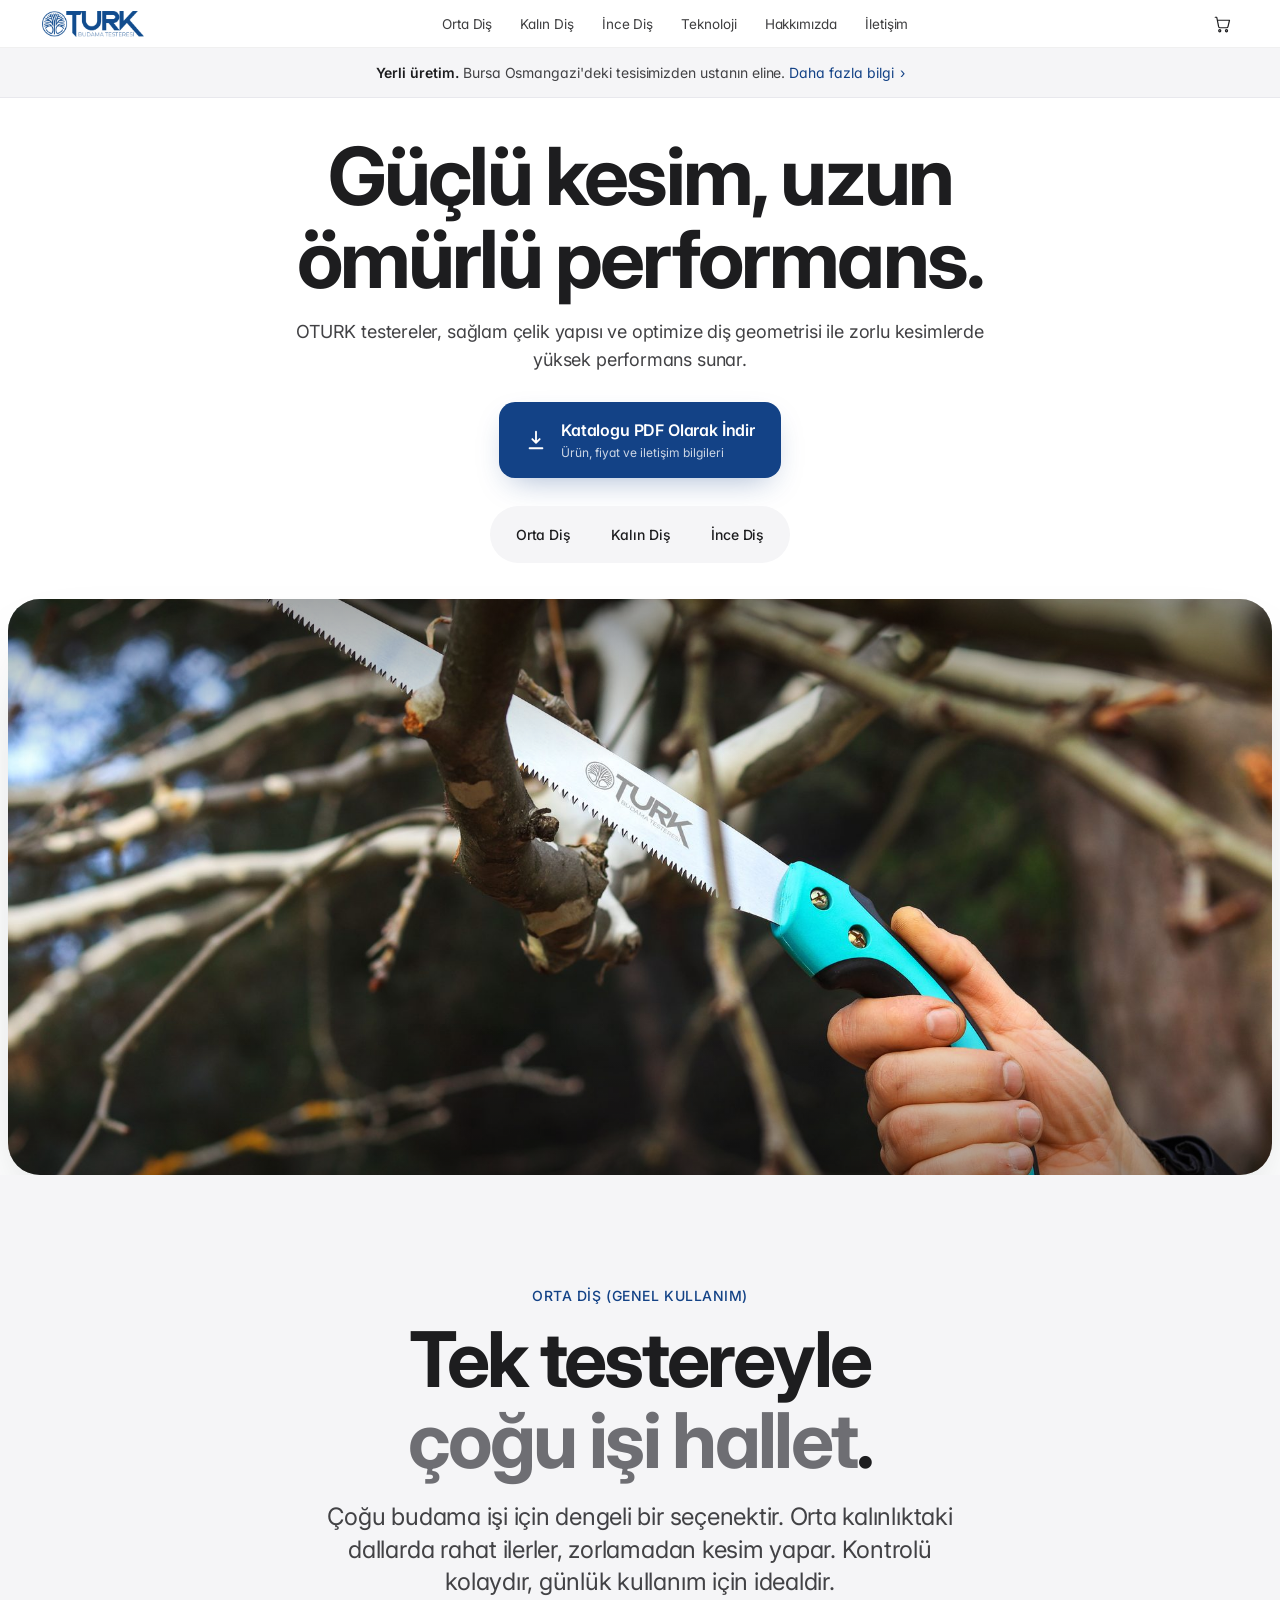
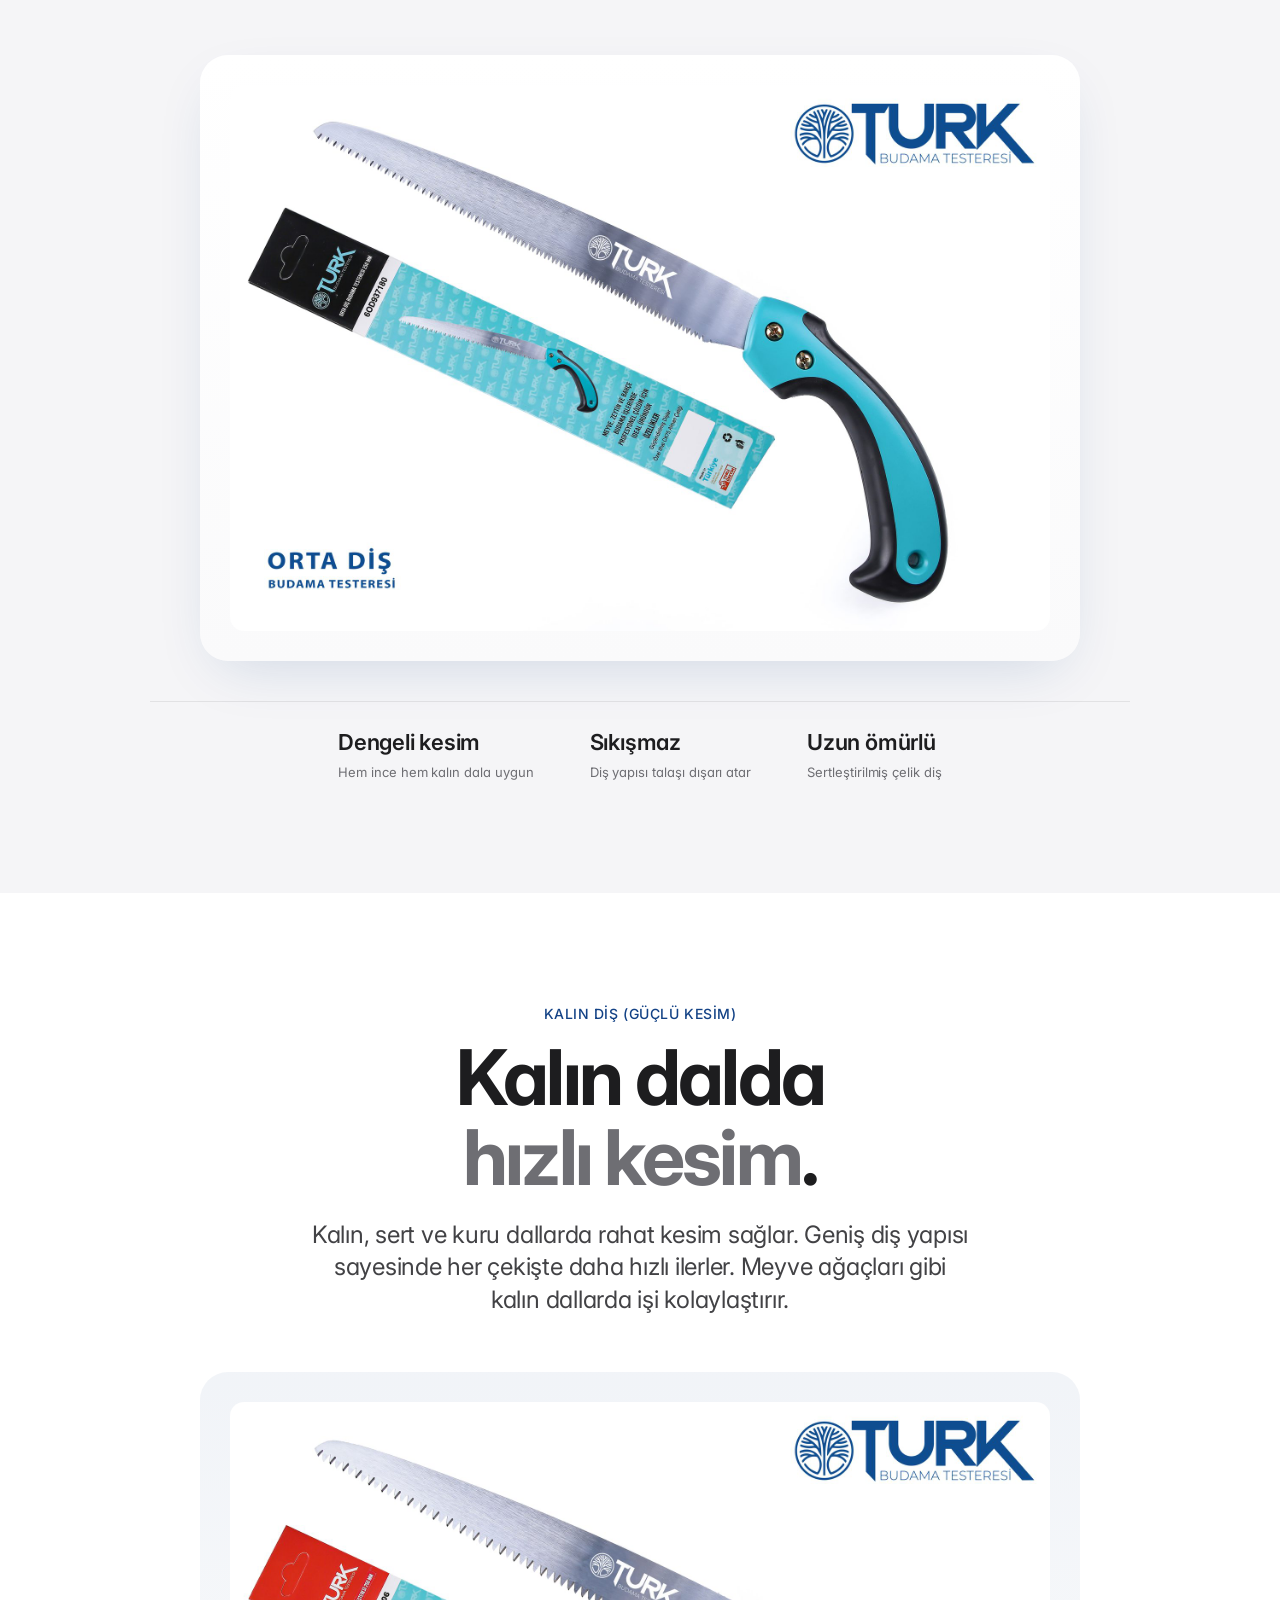
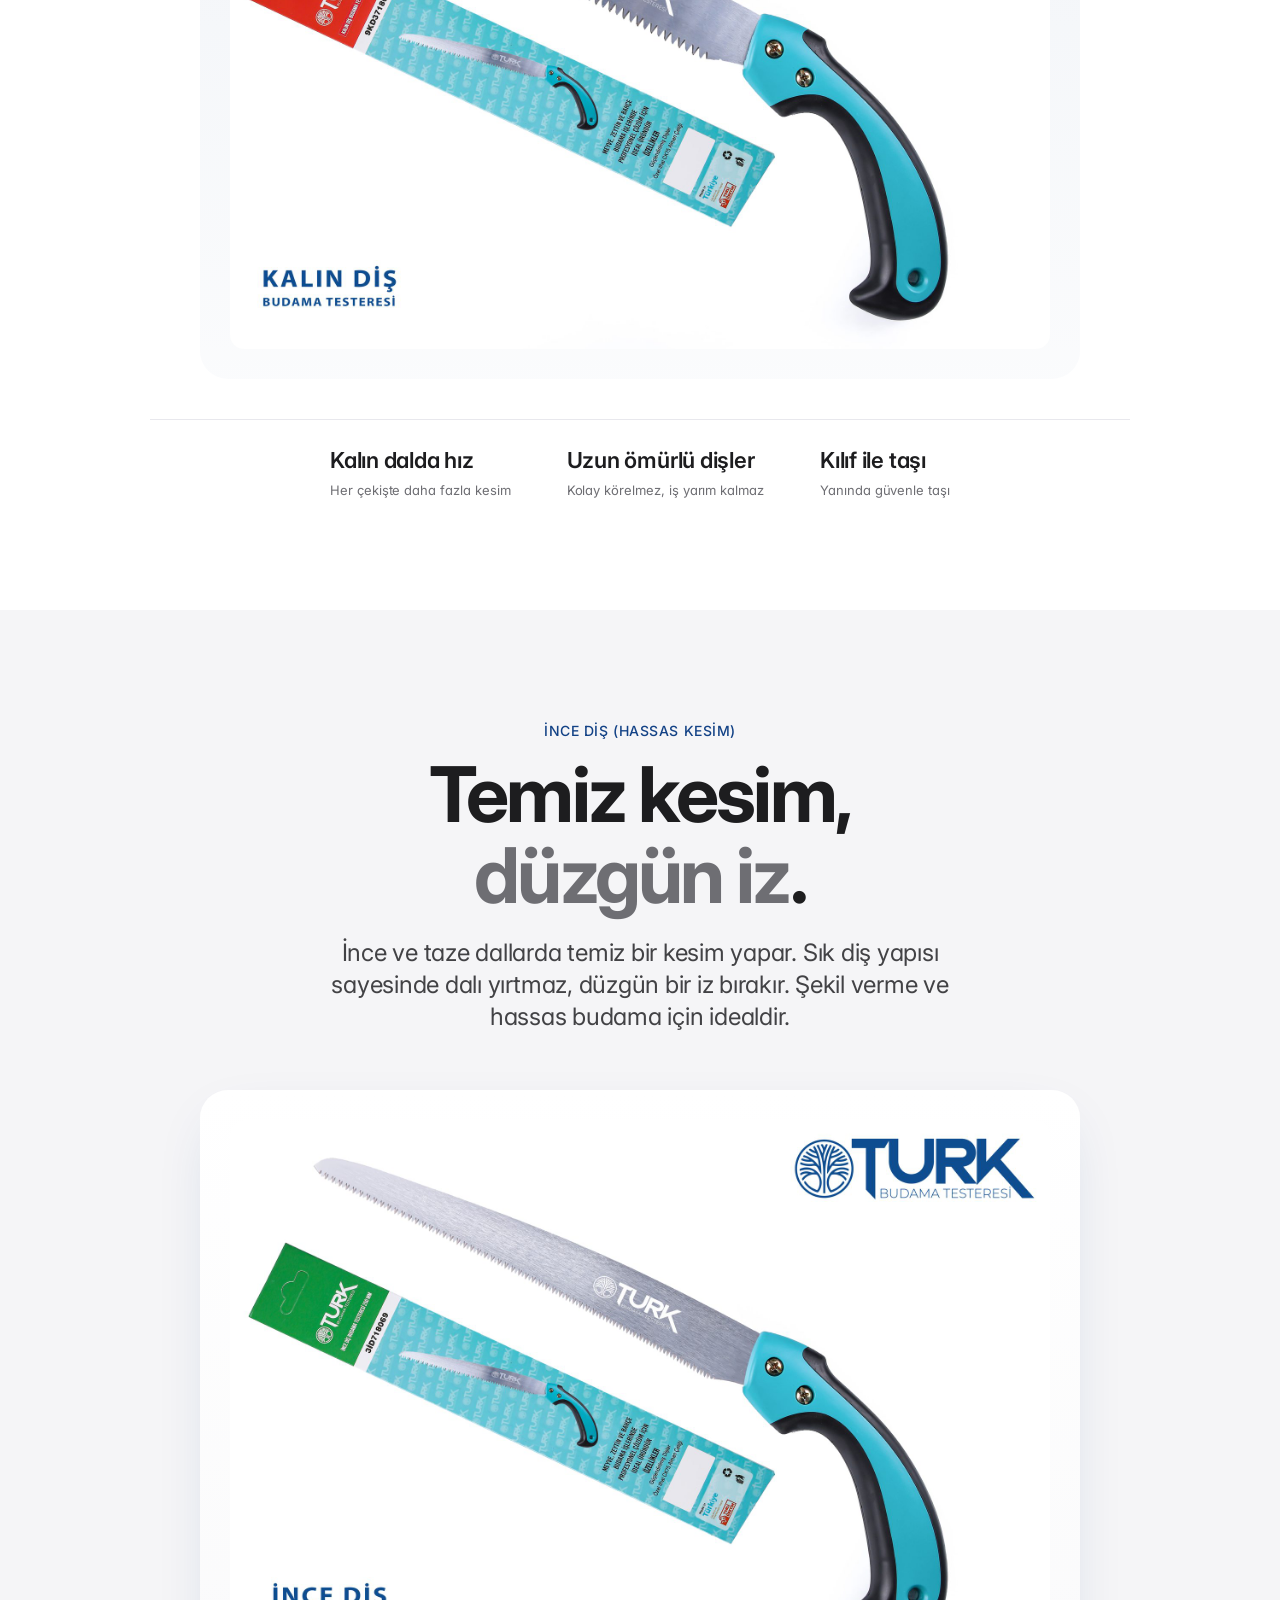
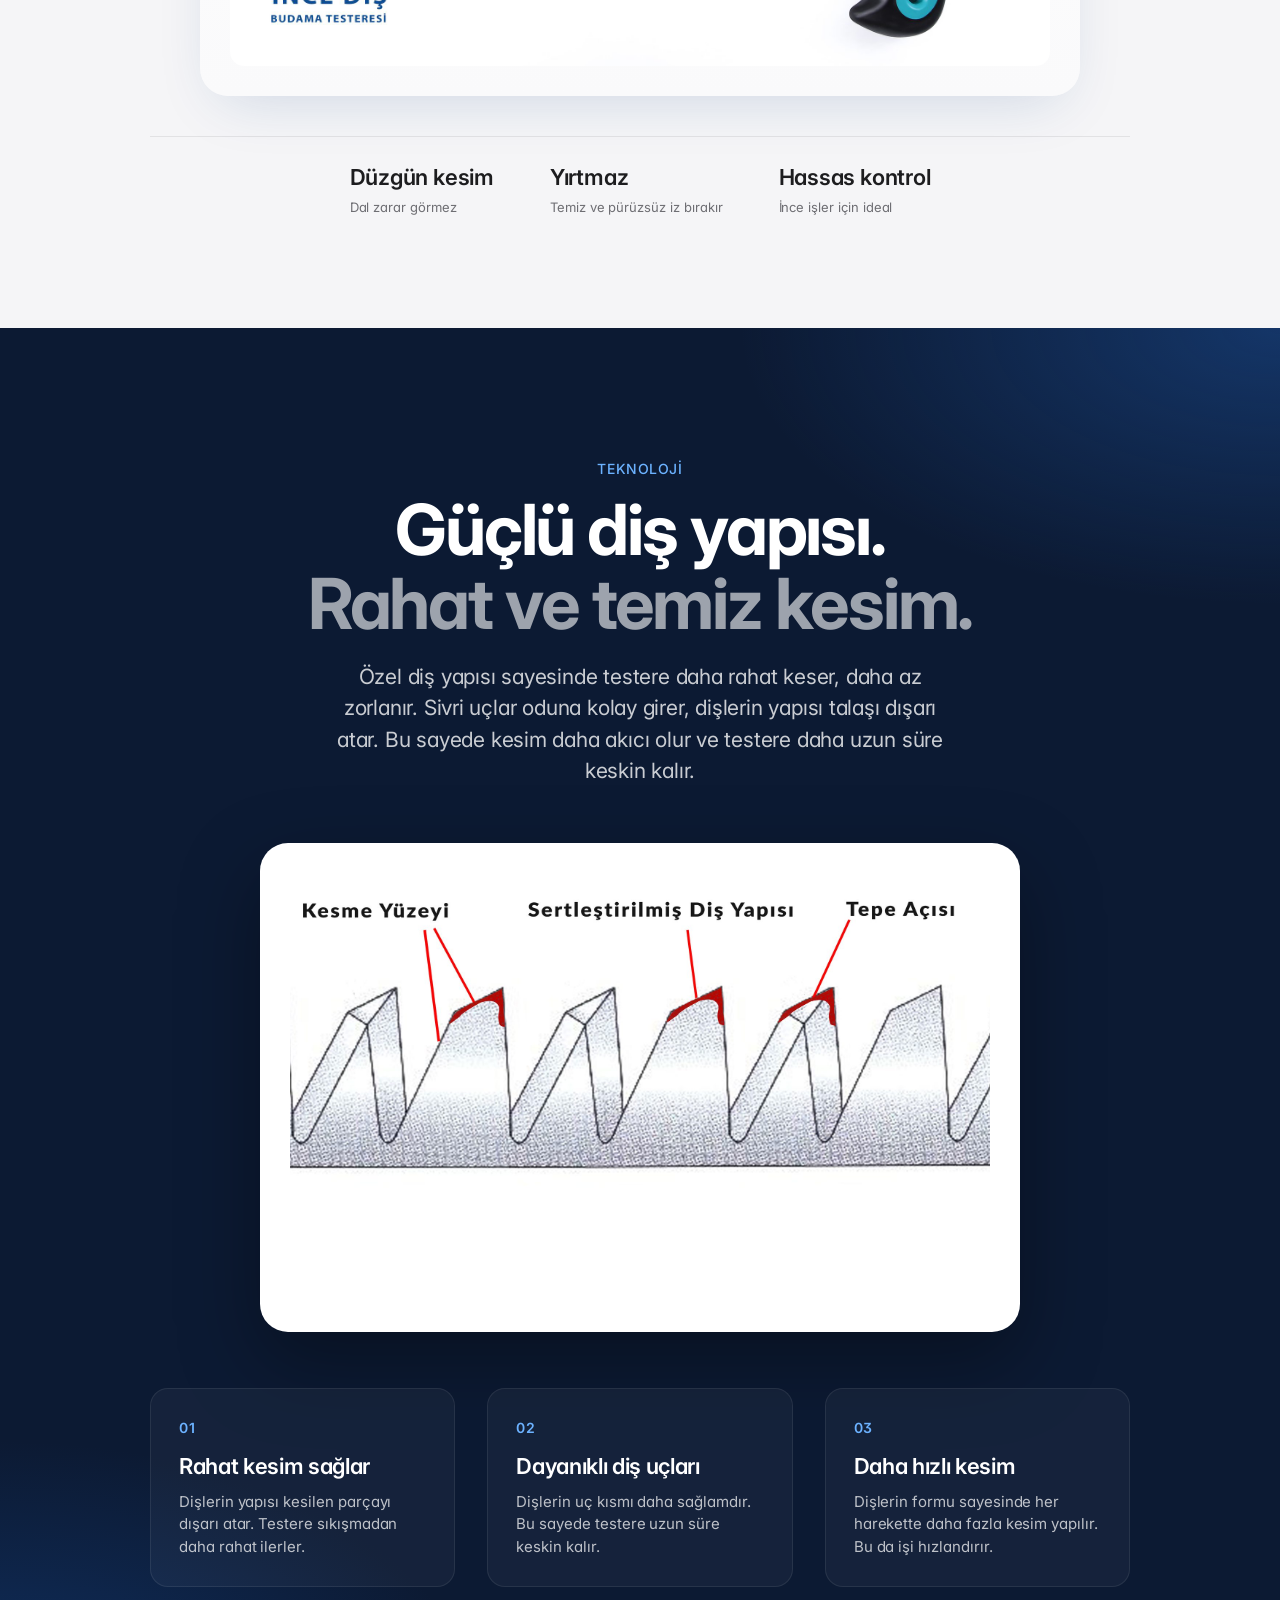
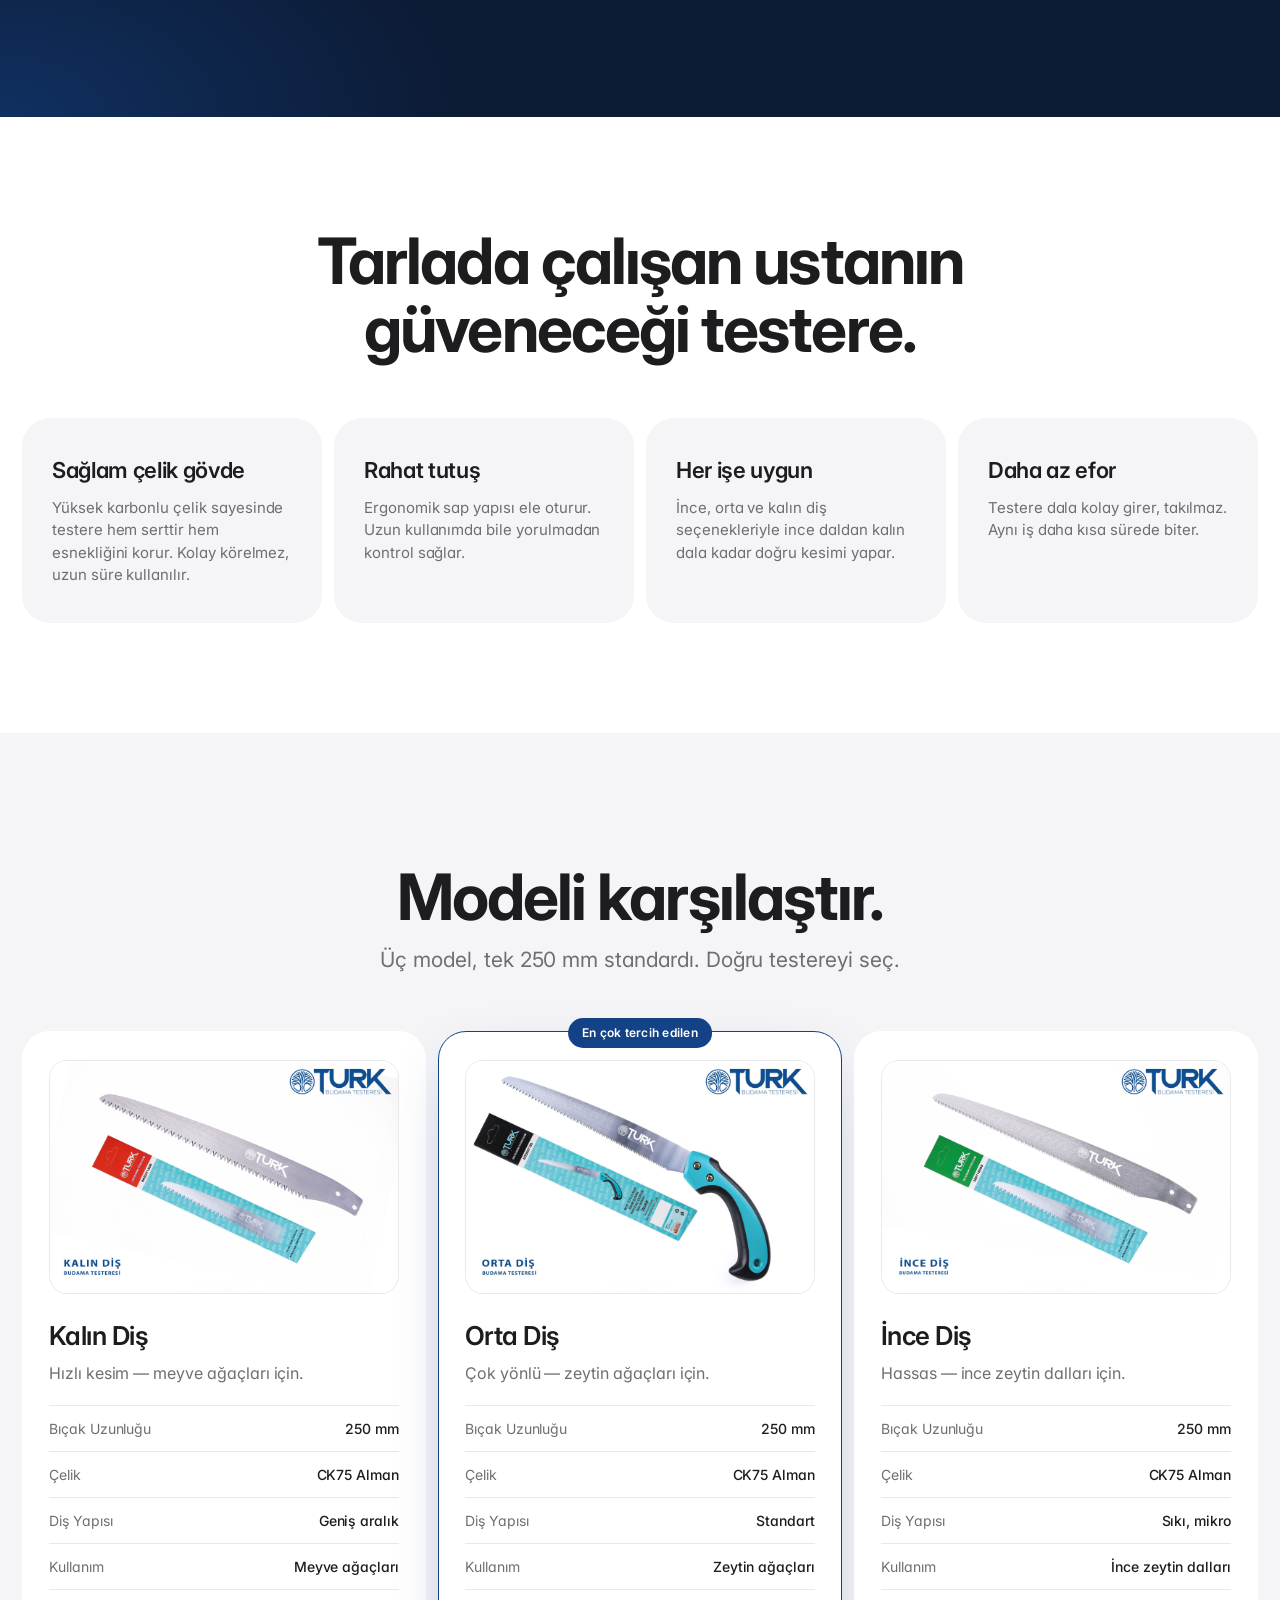
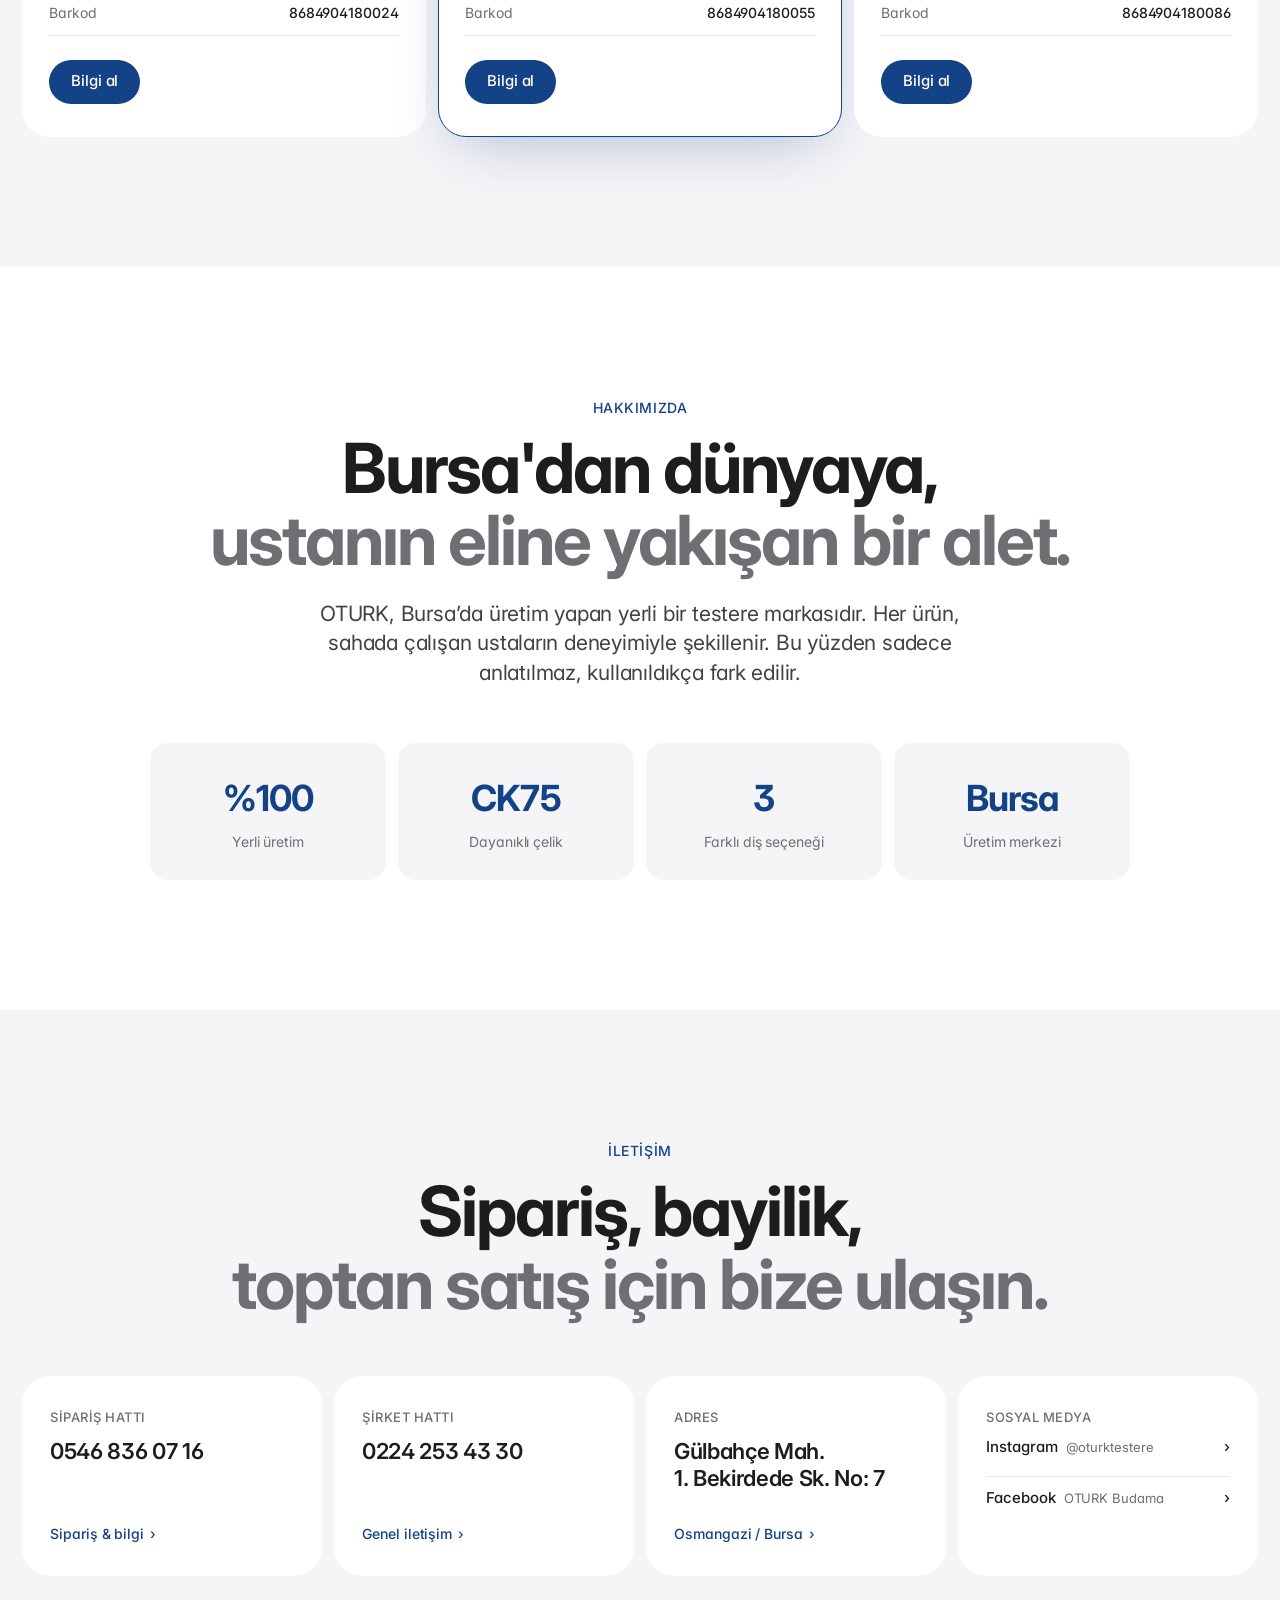
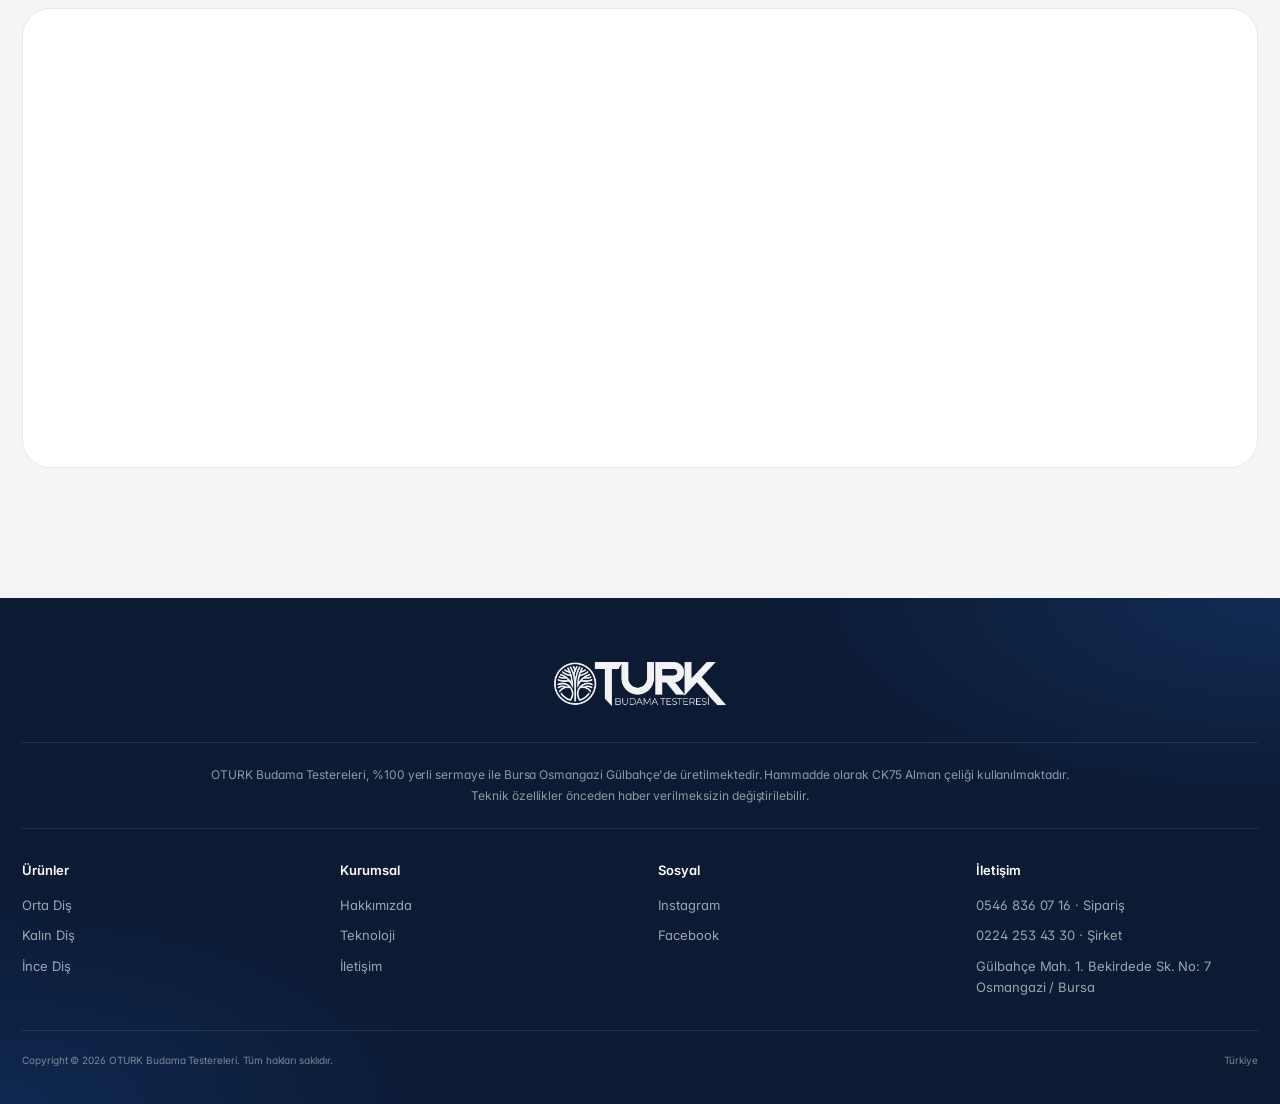
<file: index.html>
<!doctype html>
<html lang="tr">
<head>
  <meta charset="utf-8" />
  <meta name="viewport" content="width=device-width, initial-scale=1, viewport-fit=cover" />
  <meta name="theme-color" content="#134286" />

  <!-- Primary SEO -->
  <title>OTURK Budama Testeresi — Yerli Üretim Profesyonel Budama Testeresi | Bursa</title>
  <meta name="description" content="OTURK Budama Testeresi: Bursa Osmangazi'de CK75 Alman çeliğinden üretilen yerli budama testereleri. İnce, orta, kalın diş; saplı, sapsız, blisterli seçenekleri. Zeytin ve meyve ağacı budaması için profesyonel kesim." />
  <meta name="keywords" content="OTURK, budama testeresi, zeytin budama testeresi, meyve ağacı budama testeresi, ince diş budama testeresi, orta diş budama testeresi, kalın diş budama testeresi, CK75 Alman çeliği, yerli üretim budama testeresi, Bursa budama testeresi, profesyonel budama testeresi, testere ağzı, yedek bıçak, blisterli budama testeresi" />
  <meta name="author" content="OTURK Budama Testereleri" />
  <meta name="robots" content="index, follow, max-image-preview:large, max-snippet:-1, max-video-preview:-1" />
  <meta name="googlebot" content="index, follow" />
  <link rel="canonical" href="https://oturktestere.com.tr/" />

  <!-- Geo / Local -->
  <meta name="geo.region" content="TR-16" />
  <meta name="geo.placename" content="Bursa, Osmangazi" />
  <meta name="geo.position" content="40.197930;28.998180" />
  <meta name="ICBM" content="40.197930, 28.998180" />

  <!-- Open Graph (Facebook, WhatsApp, LinkedIn) -->
  <meta property="og:type" content="website" />
  <meta property="og:site_name" content="OTURK Budama Testeresi" />
  <meta property="og:title" content="OTURK Budama Testeresi — Yerli Üretim, CK75 Alman Çeliği" />
  <meta property="og:description" content="Bursa'da üretilen profesyonel budama testereleri. İnce, orta, kalın diş seçenekleri. Zeytin ve meyve ağacı için ideal." />
  <meta property="og:url" content="https://oturktestere.com.tr/" />
  <meta property="og:image" content="https://oturktestere.com.tr/images/og-image.jpg" />
  <meta property="og:image:width" content="1200" />
  <meta property="og:image:height" content="630" />
  <meta property="og:image:alt" content="OTURK ince, orta ve kalın diş budama testereleri" />
  <meta property="og:locale" content="tr_TR" />

  <!-- Twitter Card -->
  <meta name="twitter:card" content="summary_large_image" />
  <meta name="twitter:title" content="OTURK Budama Testeresi — Yerli Üretim, CK75 Alman Çeliği" />
  <meta name="twitter:description" content="Bursa'da üretilen profesyonel budama testereleri. İnce, orta, kalın diş seçenekleri." />
  <meta name="twitter:image" content="https://oturktestere.com.tr/images/og-image.jpg" />
  <meta name="twitter:image:alt" content="OTURK budama testereleri" />

  <!-- Fonts -->
  <link rel="preconnect" href="https://fonts.googleapis.com" />
  <link rel="preconnect" href="https://fonts.gstatic.com" crossorigin />
  <link href="https://fonts.googleapis.com/css2?family=Inter:wght@300;400;500;600;700;800&display=swap" rel="stylesheet" />

  <link rel="stylesheet" href="styles.css" />
  <link rel="icon" type="image/png" href="images/logo/oturk-blue.png" />
  <link rel="apple-touch-icon" href="images/logo/oturk-blue.png" />

  <!-- Schema.org structured data -->
  <script type="application/ld+json">
  {
    "@context": "https://schema.org",
    "@graph": [
      {
        "@type": "Organization",
        "@id": "https://oturktestere.com.tr/#organization",
        "name": "OTURK Budama Testereleri",
        "url": "https://oturktestere.com.tr/",
        "logo": "https://oturktestere.com.tr/images/logo/oturk-blue.png",
        "description": "Bursa Osmangazi'de CK75 Alman çeliğinden yerli üretim budama testeresi üreticisi.",
        "address": {
          "@type": "PostalAddress",
          "streetAddress": "Gülbahçe Mah. 1. Bekirdede Sk. No: 7",
          "addressLocality": "Osmangazi",
          "addressRegion": "Bursa",
          "postalCode": "16240",
          "addressCountry": "TR"
        },
        "contactPoint": [
          {
            "@type": "ContactPoint",
            "telephone": "+90-546-836-07-16",
            "contactType": "sales",
            "availableLanguage": "Turkish",
            "areaServed": "TR"
          },
          {
            "@type": "ContactPoint",
            "telephone": "+90-224-253-43-30",
            "contactType": "customer service",
            "availableLanguage": "Turkish",
            "areaServed": "TR"
          }
        ],
        "sameAs": [
          "https://www.instagram.com/oturktestere/",
          "https://www.facebook.com/p/OTurk-Budama-Testereleri-61565151733691/"
        ]
      },
      {
        "@type": "LocalBusiness",
        "@id": "https://oturktestere.com.tr/#localbusiness",
        "name": "OTURK Budama Testereleri",
        "image": "https://oturktestere.com.tr/images/og-image.jpg",
        "url": "https://oturktestere.com.tr/",
        "telephone": "+90-546-836-07-16",
        "priceRange": "$$",
        "address": {
          "@type": "PostalAddress",
          "streetAddress": "Gülbahçe Mah. 1. Bekirdede Sk. No: 7",
          "addressLocality": "Osmangazi",
          "addressRegion": "Bursa",
          "postalCode": "16240",
          "addressCountry": "TR"
        },
        "geo": {
          "@type": "GeoCoordinates",
          "latitude": 40.197930,
          "longitude": 28.998180
        },
        "openingHoursSpecification": [
          {
            "@type": "OpeningHoursSpecification",
            "dayOfWeek": ["Monday","Tuesday","Wednesday","Thursday","Friday"],
            "opens": "09:00",
            "closes": "18:00"
          },
          {
            "@type": "OpeningHoursSpecification",
            "dayOfWeek": "Saturday",
            "opens": "09:00",
            "closes": "13:00"
          }
        ]
      },
      {
        "@type": "WebSite",
        "@id": "https://oturktestere.com.tr/#website",
        "url": "https://oturktestere.com.tr/",
        "name": "OTURK Budama Testeresi",
        "publisher": { "@id": "https://oturktestere.com.tr/#organization" },
        "inLanguage": "tr-TR"
      },
      {
        "@type": "Product",
        "name": "OTURK Orta Diş Budama Testeresi 250 mm",
        "image": "https://oturktestere.com.tr/images/orta-sapli.jpg",
        "description": "Orta diş budama testeresi: dengeli diş yapısı, çoğu budama işi için ideal. Bursa üretim, CK75 Alman çeliği.",
        "brand": { "@type": "Brand", "name": "OTURK" },
        "manufacturer": { "@id": "https://oturktestere.com.tr/#organization" },
        "gtin13": "8684904180055",
        "sku": "8684904180055",
        "offers": {
          "@type": "Offer",
          "priceCurrency": "USD",
          "price": "10.00",
          "availability": "https://schema.org/InStock",
          "seller": { "@id": "https://oturktestere.com.tr/#organization" }
        }
      },
      {
        "@type": "Product",
        "name": "OTURK Kalın Diş Budama Testeresi 250 mm",
        "image": "https://oturktestere.com.tr/images/kalin-sapli.jpg",
        "description": "Kalın diş budama testeresi: geniş diş aralığı, kalın ve sert dallar için hızlı kesim. CK75 Alman çeliği.",
        "brand": { "@type": "Brand", "name": "OTURK" },
        "manufacturer": { "@id": "https://oturktestere.com.tr/#organization" },
        "gtin13": "8684904180024",
        "sku": "8684904180024",
        "offers": {
          "@type": "Offer",
          "priceCurrency": "USD",
          "price": "11.00",
          "availability": "https://schema.org/InStock",
          "seller": { "@id": "https://oturktestere.com.tr/#organization" }
        }
      },
      {
        "@type": "Product",
        "name": "OTURK İnce Diş Budama Testeresi 250 mm",
        "image": "https://oturktestere.com.tr/images/ince-sapli.jpg",
        "description": "İnce diş budama testeresi: sık diş yapısı, ince dallarda temiz ve düzgün kesim. Hassas budama için ideal.",
        "brand": { "@type": "Brand", "name": "OTURK" },
        "manufacturer": { "@id": "https://oturktestere.com.tr/#organization" },
        "gtin13": "8684904180086",
        "sku": "8684904180086",
        "offers": {
          "@type": "Offer",
          "priceCurrency": "USD",
          "price": "10.00",
          "availability": "https://schema.org/InStock",
          "seller": { "@id": "https://oturktestere.com.tr/#organization" }
        }
      }
    ]
  }
  </script>
</head>
<body>

  <!-- Navigation (Apple-style: slim, blurred) -->
  <nav class="globalnav" id="globalnav" aria-label="Birincil">
    <div class="globalnav-inner">
      <a class="globalnav-logo" href="#" aria-label="OTURK Budama Testereleri">
        <img src="images/logo/oturk-blue.png" alt="OTURK Budama Testeresi" />
      </a>
      <ul class="globalnav-list" role="list">
        <li><a href="#orta">Orta Diş</a></li>
        <li><a href="#kalin">Kalın Diş</a></li>
        <li><a href="#ince">İnce Diş</a></li>
        <li><a href="#teknoloji">Teknoloji</a></li>
        <li><a href="#hakkimizda">Hakkımızda</a></li>
        <li><a href="#iletisim">İletişim</a></li>
      </ul>
      <a class="globalnav-cta" href="#iletisim" aria-label="Sipariş">
        <svg viewBox="0 0 24 24" aria-hidden="true"><path d="M3 3h2l2.5 12.5a2 2 0 0 0 2 1.5h8.5a2 2 0 0 0 2-1.5L22 7H6"/><circle cx="9" cy="21" r="1.4"/><circle cx="18" cy="21" r="1.4"/></svg>
      </a>
      <button class="globalnav-menu" id="globalnav-menu" aria-label="Menü" aria-expanded="false">
        <span></span><span></span>
      </button>
    </div>
  </nav>

  <!-- Promo strip (Apple-style thin) -->
  <div class="promo">
    <div class="promo-inner">
      <strong>Yerli üretim.</strong>
      <span>Bursa Osmangazi'deki tesisimizden ustanın eline. <a href="#hakkimizda">Daha fazla bilgi <i aria-hidden="true">›</i></a></span>
    </div>
  </div>

  <main>

    <!-- Hero — catalog content + cinematic image -->
    <section class="hero hero--clean">
      <div class="hero-text">
        <h1 class="hero-headline">Güçlü kesim, uzun ömürlü performans.</h1>
        <p class="hero-tagline">
          OTURK testereler, sağlam çelik yapısı ve optimize diş geometrisi ile zorlu
          kesimlerde yüksek performans sunar.
        </p>
        <div class="hero-actions">
          <a class="hero-pdf-btn" href="katalog-2025.pdf" download="OTURK-Katalog-2025.pdf">
            <svg viewBox="0 0 24 24" aria-hidden="true">
              <path d="M12 3v12m0 0l-4-4m4 4l4-4M5 21h14" stroke="currentColor" stroke-width="2" stroke-linecap="round" stroke-linejoin="round" fill="none"/>
            </svg>
            <span>Katalogu PDF Olarak İndir<small>Ürün, fiyat ve iletişim bilgileri</small></span>
          </a>
        </div>
        <div class="hero-quick-jump">
          <a href="#orta">Orta Diş</a>
          <a href="#kalin">Kalın Diş</a>
          <a href="#ince">İnce Diş</a>
        </div>
      </div>
      <div class="hero-stage hero-stage--clean">
        <img class="hero-stage-img" src="images/oturk-hero.jpg" alt="OTURK Budama Testeresi — bıçak ve turkuaz sap doğal ortamda" />
      </div>
    </section>

    <!-- Orta Diş — flagship product feature section -->
    <section class="feature feature--invert" id="orta">
      <div class="feature-inner">
        <p class="feature-eyebrow">Orta Diş (Genel Kullanım)</p>
        <h2 class="feature-headline">
          Tek testereyle<br/>
          <span class="accent">çoğu işi hallet</span>.
        </h2>
        <p class="feature-lede">
          Çoğu budama işi için dengeli bir seçenektir. Orta kalınlıktaki dallarda rahat ilerler,
          zorlamadan kesim yapar. Kontrolü kolaydır, günlük kullanım için idealdir.
        </p>
        <div class="feature-image">
          <img src="images/orta-sapli.jpg" alt="ORTA DİŞ — Genel kullanım testeresi" loading="lazy" />
        </div>
        <ul class="feature-points" role="list">
          <li><b>Dengeli kesim</b><span>Hem ince hem kalın dala uygun</span></li>
          <li><b>Sıkışmaz</b><span>Diş yapısı talaşı dışarı atar</span></li>
          <li><b>Uzun ömürlü</b><span>Sertleştirilmiş çelik diş</span></li>
        </ul>
      </div>
    </section>

    <!-- Kalın Diş -->
    <section class="feature" id="kalin">
      <div class="feature-inner">
        <p class="feature-eyebrow">Kalın Diş (Güçlü Kesim)</p>
        <h2 class="feature-headline">
          Kalın dalda<br/>
          <span class="accent">hızlı kesim</span>.
        </h2>
        <p class="feature-lede">
          Kalın, sert ve kuru dallarda rahat kesim sağlar.
Geniş diş yapısı sayesinde her çekişte daha hızlı ilerler.
Meyve ağaçları gibi kalın dallarda işi kolaylaştırır.
        </p>
        <div class="feature-image">
          <img src="images/kalin-sapli.jpg" alt="KALIN DİŞ — Kalın dallar için testere" loading="lazy" />
        </div>
        <ul class="feature-points" role="list">
          <li><b>Kalın dalda hız</b><span>Her çekişte daha fazla kesim</span></li>
          <li><b>Uzun ömürlü dişler</b><span>Kolay körelmez, iş yarım kalmaz</span></li>
          <li><b>Kılıf ile taşı</b><span>Yanında güvenle taşı</span></li>
        </ul>
      </div>
    </section>

    <!-- İnce Diş -->
    <section class="feature feature--invert" id="ince">
      <div class="feature-inner">
        <p class="feature-eyebrow">İnce Diş (Hassas Kesim)</p>
        <h2 class="feature-headline">
          Temiz kesim,<br/>
          <span class="accent">düzgün iz</span>.
        </h2>
        <p class="feature-lede">
          İnce ve taze dallarda temiz bir kesim yapar. Sık diş yapısı sayesinde dalı
          yırtmaz, düzgün bir iz bırakır. Şekil verme ve hassas budama için idealdir.
        </p>
        <div class="feature-image">
          <img src="images/ince-sapli.jpg" alt="İNCE DİŞ — Hassas budama testeresi" loading="lazy" />
        </div>
        <ul class="feature-points" role="list">
          <li><b>Düzgün kesim</b><span>Dal zarar görmez</span></li>
          <li><b>Yırtmaz</b><span>Temiz ve pürüzsüz iz bırakır</span></li>
          <li><b>Hassas kontrol</b><span>İnce işler için ideal</span></li>
        </ul>
      </div>
    </section>

    <!-- Technology / Diş geometrisi (Apple "Designed for" style) -->
    <section class="technology" id="teknoloji">
      <div class="technology-inner">
        <p class="tech-eyebrow">Teknoloji</p>
        <h2 class="tech-headline">
          Güçlü diş yapısı.<br/>
          <span>Rahat ve temiz kesim.</span>
        </h2>
        <p class="tech-lede">
          Özel diş yapısı sayesinde testere daha rahat keser, daha az zorlanır. Sivri uçlar oduna
          kolay girer, dişlerin yapısı talaşı dışarı atar. Bu sayede kesim daha akıcı olur ve
          testere daha uzun süre keskin kalır.
        </p>

        <div class="technology-art">
          <img src="images/dis-geometrisi.jpg" alt="Diş geometrisi detayı: kesen yüzey, sivri uç, kesim açısı" loading="lazy" />
        </div>

        <div class="technology-grid">
          <article>
            <span class="t-num">01</span>
            <h3>Rahat kesim sağlar</h3>
            <p>Dişlerin yapısı kesilen parçayı dışarı atar. Testere sıkışmadan daha rahat ilerler.</p>
          </article>
          <article>
            <span class="t-num">02</span>
            <h3>Dayanıklı diş uçları</h3>
            <p>Dişlerin uç kısmı daha sağlamdır. Bu sayede testere uzun süre keskin kalır.</p>
          </article>
          <article>
            <span class="t-num">03</span>
            <h3>Daha hızlı kesim</h3>
            <p>Dişlerin formu sayesinde her harekette daha fazla kesim yapılır. Bu da işi hızlandırır.</p>
          </article>
        </div>
      </div>
    </section>

    <!-- Why OTURK strip -->
    <section class="why">
      <div class="why-inner">
        <header>
          <h2>Tarlada çalışan ustanın güveneceği testere.</h2>
        </header>
        <div class="why-grid">
          <div class="why-card">
            <h3>Sağlam çelik gövde</h3>
            <p>Yüksek karbonlu çelik sayesinde testere hem serttir hem esnekliğini korur. Kolay körelmez, uzun süre kullanılır.</p>
          </div>
          <div class="why-card">
            <h3>Rahat tutuş</h3>
            <p>Ergonomik sap yapısı ele oturur. Uzun kullanımda bile yorulmadan kontrol sağlar.</p>
          </div>
          <div class="why-card">
            <h3>Her işe uygun</h3>
            <p>İnce, orta ve kalın diş seçenekleriyle ince daldan kalın dala kadar doğru kesimi yapar.</p>
          </div>
          <div class="why-card">
            <h3>Daha az efor</h3>
            <p>Testere dala kolay girer, takılmaz. Aynı iş daha kısa sürede biter.</p>
          </div>
        </div>
      </div>
    </section>

    <!-- Compare table (Apple specs grid) -->
    <section class="compare">
      <div class="compare-inner">
        <h2>Modeli karşılaştır.</h2>
        <p class="compare-lede">Üç model, tek 250 mm standardı. Doğru testereyi seç.</p>

        <div class="compare-grid">
          <article class="compare-col">
            <div class="compare-image">
              <img src="images/kalin-sapsiz.jpg" alt="Kalın Diş paket ve bıçak" loading="lazy" />
            </div>
            <h3>Kalın Diş</h3>
            <p class="compare-desc">Hızlı kesim — meyve ağaçları için.</p>
            <dl class="compare-specs">
              <dt>Bıçak Uzunluğu</dt><dd>250 mm</dd>
              <dt>Çelik</dt><dd>CK75 Alman</dd>
              <dt>Diş Yapısı</dt><dd>Geniş aralık</dd>
              <dt>Kullanım</dt><dd>Meyve ağaçları</dd>
              <dt>Barkod</dt><dd>8684904180024</dd>
            </dl>
            <a class="btn btn--blue" href="#iletisim">Bilgi al</a>
          </article>
          <article class="compare-col compare-col--featured">
            <div class="compare-flag">En çok tercih edilen</div>
            <div class="compare-image">
              <img src="images/orta-sapli.jpg" alt="Orta Diş paket ve bıçak" loading="lazy" />
            </div>
            <h3>Orta Diş</h3>
            <p class="compare-desc">Çok yönlü — zeytin ağaçları için.</p>
            <dl class="compare-specs">
              <dt>Bıçak Uzunluğu</dt><dd>250 mm</dd>
              <dt>Çelik</dt><dd>CK75 Alman</dd>
              <dt>Diş Yapısı</dt><dd>Standart</dd>
              <dt>Kullanım</dt><dd>Zeytin ağaçları</dd>
              <dt>Barkod</dt><dd>8684904180055</dd>
            </dl>
            <a class="btn btn--blue" href="#iletisim">Bilgi al</a>
          </article>
          <article class="compare-col">
            <div class="compare-image">
              <img src="images/ince-sapsiz.jpg" alt="İnce Diş paket ve bıçak" loading="lazy" />
            </div>
            <h3>İnce Diş</h3>
            <p class="compare-desc">Hassas — ince zeytin dalları için.</p>
            <dl class="compare-specs">
              <dt>Bıçak Uzunluğu</dt><dd>250 mm</dd>
              <dt>Çelik</dt><dd>CK75 Alman</dd>
              <dt>Diş Yapısı</dt><dd>Sıkı, mikro</dd>
              <dt>Kullanım</dt><dd>İnce zeytin dalları</dd>
              <dt>Barkod</dt><dd>8684904180086</dd>
            </dl>
            <a class="btn btn--blue" href="#iletisim">Bilgi al</a>
          </article>
        </div>
      </div>
    </section>

    <!-- About -->
    <section class="about" id="hakkimizda">
      <div class="about-inner">
        <p class="feature-eyebrow">Hakkımızda</p>
        <h2 class="about-headline">
          Bursa'dan dünyaya,<br/>
          <span class="accent">ustanın eline yakışan bir alet.</span>
        </h2>
        <p class="about-lede">
          OTURK, Bursa’da üretim yapan yerli bir testere markasıdır.
Her ürün, sahada çalışan ustaların deneyimiyle şekillenir.
Bu yüzden sadece anlatılmaz, kullanıldıkça fark edilir.
        </p>
        <div class="about-stats">
          <div><b>%100</b><span>Yerli üretim</span></div>
          <div><b>CK75</b><span>Dayanıklı çelik</span></div>
          <div><b>3</b><span>Farklı diş seçeneği</span></div>
          <div><b>Bursa</b><span>Üretim merkezi</span></div>
        </div>
      </div>
    </section>

    <!-- Contact -->
    <section class="contact" id="iletisim">
      <div class="contact-inner">
        <p class="feature-eyebrow">İletişim</p>
        <h2 class="contact-headline">
          Sipariş, bayilik,<br/>
          <span class="accent">toptan satış için bize ulaşın.</span>
        </h2>

        <div class="contact-grid">
          <a class="ccard" href="tel:+905468360716">
            <p class="ccard-label">Sipariş Hattı</p>
            <p class="ccard-value">0546 836 07 16</p>
            <p class="ccard-meta">Sipariş &amp; bilgi <i aria-hidden="true">›</i></p>
          </a>
          <a class="ccard" href="tel:+902242534330">
            <p class="ccard-label">Şirket Hattı</p>
            <p class="ccard-value">0224 253 43 30</p>
            <p class="ccard-meta">Genel iletişim <i aria-hidden="true">›</i></p>
          </a>
          <a class="ccard" href="https://www.google.com/maps?q=Gülbahçe+Mah.+1.+Bekirdede+Sk.+No+7+Osmangazi+Bursa" target="_blank" rel="noopener">
            <p class="ccard-label">Adres</p>
            <p class="ccard-value">Gülbahçe Mah.<br/>1. Bekirdede Sk. No: 7</p>
            <p class="ccard-meta">Osmangazi / Bursa <i aria-hidden="true">›</i></p>
          </a>
          <div class="ccard ccard--social">
            <p class="ccard-label">Sosyal medya</p>
            <a class="social-link" href="https://www.instagram.com/oturktestere/" target="_blank" rel="noopener">
              Instagram <span>@oturktestere</span> <i aria-hidden="true">›</i>
            </a>
            <a class="social-link" href="https://www.facebook.com/p/OTurk-Budama-Testereleri-61565151733691/" target="_blank" rel="noopener">
              Facebook <span>OTURK Budama</span> <i aria-hidden="true">›</i>
            </a>
          </div>
        </div>

        <div class="map-wrap">
          <iframe
            title="OTURK Bursa Üretim Tesisi Harita"
            src="https://www.google.com/maps?q=G%C3%BClbah%C3%A7e+Mah.+1.+Bekirdede+Sk.+No+7+Osmangazi+Bursa&output=embed"
            loading="lazy"
            referrerpolicy="no-referrer-when-downgrade"
            allowfullscreen></iframe>
        </div>
      </div>
    </section>

  </main>

  <!-- Footer (Apple-style multi-column links + fine print) -->
  <footer class="footer">
    <div class="footer-inner">
      <div class="footer-mark">
        <img src="images/logo/oturk-white.png" alt="OTURK Budama Testeresi" />
      </div>
      <div class="footer-disclaimer">
        <p>
          OTURK Budama Testereleri, %100 yerli sermaye ile Bursa Osmangazi Gülbahçe'de üretilmektedir.
          Hammadde olarak CK75 Alman çeliği kullanılmaktadır. Teknik özellikler önceden haber verilmeksizin değiştirilebilir.
        </p>
      </div>
      <div class="footer-cols">
        <div class="footer-col">
          <h4>Ürünler</h4>
          <ul role="list">
            <li><a href="#orta">Orta Diş</a></li>
            <li><a href="#kalin">Kalın Diş</a></li>
            <li><a href="#ince">İnce Diş</a></li>
          </ul>
        </div>
        <div class="footer-col">
          <h4>Kurumsal</h4>
          <ul role="list">
            <li><a href="#hakkimizda">Hakkımızda</a></li>
            <li><a href="#teknoloji">Teknoloji</a></li>
            <li><a href="#iletisim">İletişim</a></li>
          </ul>
        </div>
        <div class="footer-col">
          <h4>Sosyal</h4>
          <ul role="list">
            <li><a href="https://www.instagram.com/oturktestere/" target="_blank" rel="noopener">Instagram</a></li>
            <li><a href="https://www.facebook.com/p/OTurk-Budama-Testereleri-61565151733691/" target="_blank" rel="noopener">Facebook</a></li>
          </ul>
        </div>
        <div class="footer-col">
          <h4>İletişim</h4>
          <ul role="list">
            <li><a href="tel:+905468360716">0546 836 07 16 · Sipariş</a></li>
            <li><a href="tel:+902242534330">0224 253 43 30 · Şirket</a></li>
            <li>Gülbahçe Mah. 1. Bekirdede Sk. No: 7<br/>Osmangazi / Bursa</li>
          </ul>
        </div>
      </div>
      <div class="footer-bottom">
        <small>Copyright © <span id="year"></span> OTURK Budama Testereleri. Tüm hakları saklıdır.</small>
        <small>Türkiye</small>
      </div>
    </div>
  </footer>

  <script src="script.js" defer></script>
</body>
</html>
</file>
<file: styles.css>
/* =========================================================
   OTURK — Apple-inspired design system
   Brand color (corporate): #134286
   ========================================================= */

:root {
  /* Brand */
  --brand: #134286;
  --brand-strong: #0e3370;
  --brand-light: #1e57a8;
  --brand-50: #eaf0f9;

  /* Apple-style neutrals */
  --bg: #ffffff;
  --bg-alt: #f5f5f7;        /* Apple signature gray */
  --bg-dark: #0c1a33;        /* deep navy for dark sections */
  --ink: #1d1d1f;            /* Apple near-black */
  --ink-2: #424245;
  --muted: #6e6e73;
  --line: #d2d2d7;
  --line-soft: #e8e8ed;

  /* Effects */
  --radius: 18px;
  --radius-lg: 28px;
  --shadow-sm: 0 1px 2px rgba(0,0,0,.04);
  --shadow: 0 8px 30px rgba(0,0,0,.06);

  /* Layout */
  --maxw: 980px;
  --maxw-wide: 1240px;

  /* Type */
  --font-sans: 'Inter', -apple-system, BlinkMacSystemFont, 'SF Pro Text', 'SF Pro Display', system-ui, 'Segoe UI', Roboto, sans-serif;
}

* { box-sizing: border-box; }
html {
  scroll-behavior: smooth;
  -webkit-text-size-adjust: 100%;
  /* Sticky header is 48px tall — extra 24px breathing room above section title */
  scroll-padding-top: 72px;
}
section[id],
[id] { scroll-margin-top: 72px; }
body {
  margin: 0;
  font-family: var(--font-sans);
  font-size: 17px;
  line-height: 1.5;
  color: var(--ink);
  background: var(--bg);
  -webkit-font-smoothing: antialiased;
  -moz-osx-font-smoothing: grayscale;
  font-feature-settings: 'cv11', 'ss01';
  letter-spacing: -0.003em;
}
img { display: block; max-width: 100%; }
a { color: var(--brand); text-decoration: none; }
a:hover { color: var(--brand-strong); }
button { font: inherit; cursor: pointer; border: 0; background: none; }

/* ============== GLOBAL NAV (Apple-style) ============== */
.globalnav {
  position: sticky;
  top: 0;
  z-index: 60;
  height: 48px;
  background: rgba(255,255,255,.72);
  backdrop-filter: saturate(180%) blur(20px);
  -webkit-backdrop-filter: saturate(180%) blur(20px);
  border-bottom: 1px solid rgba(0,0,0,.06);
  font-size: 14px;
  color: var(--ink);
  transition: background .2s;
}
.globalnav.is-scrolled { background: rgba(255,255,255,.86); }

.globalnav-inner {
  max-width: var(--maxw-wide);
  margin: 0 auto;
  height: 100%;
  display: flex;
  align-items: center;
  gap: 12px;
  padding: 0 22px;
}
.globalnav-logo {
  display: inline-flex;
  align-items: center;
  height: 100%;
  padding: 6px 0;
}
.globalnav-logo img {
  height: 26px;
  width: auto;
  display: block;
}

.globalnav-list {
  list-style: none;
  margin: 0 auto;
  padding: 0;
  display: flex;
  gap: 28px;
  align-items: center;
}
.globalnav-list a {
  color: var(--ink);
  opacity: 0.85;
  font-weight: 400;
  font-size: 13.5px;
  letter-spacing: -0.005em;
  transition: opacity .2s;
}
.globalnav-list a:hover { opacity: 1; }

.globalnav-cta {
  width: 32px; height: 32px;
  display: grid; place-items: center;
  border-radius: 50%;
  color: var(--ink);
  transition: background .2s;
}
.globalnav-cta:hover { background: rgba(0,0,0,.06); }
.globalnav-cta svg { width: 18px; height: 18px; stroke: currentColor; fill: none; stroke-width: 1.6; stroke-linecap: round; stroke-linejoin: round; }

.globalnav-menu {
  display: none;
  width: 32px; height: 32px;
  position: relative;
  margin-left: auto;
}
.globalnav-menu span {
  position: absolute;
  left: 8px; right: 8px;
  height: 1.5px;
  background: var(--ink);
  border-radius: 1px;
  transition: transform .2s, top .2s, opacity .2s;
}
.globalnav-menu span:nth-child(1) { top: 12px; }
.globalnav-menu span:nth-child(2) { top: 18px; }
.globalnav-menu[aria-expanded="true"] span:nth-child(1) { top: 15px; transform: rotate(45deg); }
.globalnav-menu[aria-expanded="true"] span:nth-child(2) { top: 15px; transform: rotate(-45deg); }

@media (max-width: 880px) {
  .globalnav-list {
    position: fixed;
    top: 48px; left: 0; right: 0;
    flex-direction: column;
    background: rgba(255,255,255,.96);
    backdrop-filter: saturate(180%) blur(20px);
    border-bottom: 1px solid var(--line-soft);
    padding: 12px 0;
    gap: 0;
    margin: 0;
    transform: translateY(-12px);
    opacity: 0;
    pointer-events: none;
    transition: opacity .2s, transform .2s;
  }
  .globalnav-list.is-open { opacity: 1; transform: none; pointer-events: auto; }
  .globalnav-list li { width: 100%; }
  .globalnav-list a {
    display: block;
    padding: 14px 22px;
    border-bottom: 1px solid var(--line-soft);
    font-size: 16px;
    font-weight: 500;
  }
  .globalnav-list li:last-child a { border-bottom: 0; }
  .globalnav-cta { display: none; }
  .globalnav-menu { display: block; }
}

/* ============== PROMO STRIP ============== */
.promo {
  background: var(--bg-alt);
  padding: 14px 22px;
  text-align: center;
  font-size: 14px;
  color: var(--ink-2);
  border-bottom: 1px solid var(--line-soft);
}
.promo strong { color: var(--ink); font-weight: 600; }
.promo a { color: var(--brand); }
.promo a i { font-style: normal; transition: transform .2s; display: inline-block; margin-left: 2px; }
.promo a:hover i { transform: translateX(2px); }

/* ============== HERO ============== */
.hero {
  text-align: center;
  padding: 28px 22px 0;
  background: var(--bg);
  position: relative;
  overflow: hidden;
}
.hero-eyebrow {
  margin: 0;
  color: var(--brand);
  font-size: 17px;
  font-weight: 500;
  letter-spacing: -0.01em;
}
.hero-headline {
  margin: 6px 0 0;
  font-size: clamp(56px, 9vw, 112px);
  font-weight: 700;
  line-height: 1;
  letter-spacing: -0.045em;
  color: var(--ink);
}
.hero-headline sup {
  font-size: 0.32em;
  font-weight: 500;
  vertical-align: top;
  position: relative;
  top: 0.6em;
  color: var(--muted);
}
.hero-sub {
  margin: 6px 0 0;
  font-size: clamp(28px, 4vw, 48px);
  font-weight: 600;
  letter-spacing: -0.02em;
  color: var(--ink);
}
.hero-tagline {
  margin: 28px auto 0;
  max-width: 620px;
  font-size: clamp(19px, 2.4vw, 28px);
  font-weight: 400;
  color: var(--ink-2);
  letter-spacing: -0.01em;
  line-height: 1.25;
}
.hero-links {
  margin-top: 22px;
  display: inline-flex;
  gap: 28px;
  flex-wrap: wrap;
  justify-content: center;
  font-size: 19px;
}
.hero-links a {
  color: var(--brand);
  font-weight: 400;
  letter-spacing: -0.01em;
}
.hero-links a i { font-style: normal; display: inline-block; margin-left: 2px; transition: transform .2s; }
.hero-links a:hover i { transform: translateX(2px); }

/* Clean hero — catalog content above cinematic image */
.hero--clean {
  padding: 36px 8px 0;
  text-align: center;
}
.hero--clean .hero-text {
  max-width: 880px;
  margin: 0 auto 36px;
}
.hero--clean .hero-eyebrow {
  margin: 0 0 14px;
  color: var(--brand);
  font-size: 14px;
  font-weight: 500;
  letter-spacing: 0.04em;
  text-transform: uppercase;
}
.hero--clean .hero-headline {
  font-size: clamp(44px, 6.4vw, 80px);
  letter-spacing: -0.035em;
  line-height: 1.04;
  margin: 0 0 18px;
}
.hero--clean .hero-tagline {
  margin: 0 auto 28px;
  color: var(--ink-2);
  font-size: 18px;
  line-height: 1.55;
  max-width: 700px;
}
.hero--clean .hero-links { margin-top: 0; }

/* PDF download button in hero */
.hero-actions {
  margin: 0 auto 28px;
  display: flex;
  justify-content: center;
}
.hero-pdf-btn {
  display: inline-flex;
  align-items: center;
  gap: 14px;
  padding: 16px 26px;
  background: var(--brand);
  color: #fff;
  border-radius: 16px;
  text-decoration: none;
  font-size: 16px;
  font-weight: 600;
  letter-spacing: -0.01em;
  box-shadow: 0 12px 32px -12px rgba(19,66,134,.4);
  transition: transform .2s, box-shadow .2s, background .2s;
}
.hero-pdf-btn:hover {
  background: var(--brand-strong);
  color: #fff;
  transform: translateY(-2px);
  box-shadow: 0 18px 40px -14px rgba(19,66,134,.5);
}
.hero-pdf-btn svg {
  width: 22px;
  height: 22px;
  flex-shrink: 0;
}
.hero-pdf-btn span {
  display: flex;
  flex-direction: column;
  align-items: flex-start;
  gap: 2px;
  text-align: left;
}
.hero-pdf-btn small {
  font-size: 12px;
  font-weight: 400;
  opacity: 0.78;
  letter-spacing: 0;
}

/* Quick jump pills */
.hero-quick-jump {
  display: inline-flex;
  gap: 8px;
  flex-wrap: wrap;
  justify-content: center;
  padding: 10px;
  background: var(--bg-alt);
  border-radius: 999px;
}
.hero-quick-jump a {
  padding: 8px 16px;
  border-radius: 999px;
  font-size: 14px;
  font-weight: 500;
  color: var(--ink);
  transition: background .2s, color .2s;
  text-decoration: none;
}
.hero-quick-jump a:hover {
  background: #fff;
  color: var(--brand);
}

.hero-stage {
  position: relative;
  width: 100%;
  max-width: 1600px;
  margin: 0 auto;
  border-radius: 32px;
  overflow: hidden;
  isolation: isolate;
  box-shadow: 0 40px 80px -30px rgba(12,31,36,.28);
}
.hero-stage-img {
  display: block;
  width: 100%;
  height: clamp(440px, 64vh, 680px);
  object-fit: cover;
  object-position: center;
  z-index: 0;
}
/* Subtle top + bottom gradients for soft edges (no overlay text) */
.hero-stage--clean::before,
.hero-stage--clean::after {
  content: '';
  position: absolute;
  left: 0; right: 0;
  height: 28%;
  pointer-events: none;
  z-index: 1;
}
.hero-stage--clean::before {
  top: 0;
  background: linear-gradient(180deg, rgba(0,0,0,.35) 0%, rgba(0,0,0,0) 100%);
}
.hero-stage--clean::after {
  bottom: 0;
  background: linear-gradient(0deg, rgba(0,0,0,.35) 0%, rgba(0,0,0,0) 100%);
}

@media (max-width: 880px) {
  .hero-stage {
    margin: 0 auto;
    border-radius: 22px;
  }
  .hero-stage-img { height: clamp(320px, 52vh, 480px); }
}
@media (max-width: 720px) {
  .hero { padding-top: 36px; }
  .hero-tagline { margin-top: 18px; }
  .hero-art { margin-top: 24px; }
}

/* ============== STATEMENT (giant centered text) ============== */
.statement {
  background: var(--bg);
  padding: 100px 22px;
  text-align: center;
}
.statement-text {
  margin: 0 auto;
  max-width: 1080px;
  font-size: clamp(34px, 5.4vw, 72px);
  line-height: 1.05;
  letter-spacing: -0.025em;
  font-weight: 600;
  color: var(--ink);
}
.statement-text span {
  color: var(--muted);
  font-weight: 600;
}

/* ============== TILES (Apple "Get the highlights") ============== */
.tiles {
  display: grid;
  grid-template-columns: 1fr 1fr;
  gap: 12px;
  padding: 12px;
  background: var(--bg);
}
.tile {
  position: relative;
  border-radius: var(--radius-lg);
  overflow: hidden;
  display: flex;
  flex-direction: column;
  align-items: center;
  text-align: center;
  padding: 56px 0 0;
  isolation: isolate;
  min-height: 540px;
}
.tile .tile-copy { padding: 0 22px; }

.tile--featured {
  grid-column: 1 / -1;
  padding-top: 72px;
  min-height: 580px;
}

.tile--light {
  background: var(--bg-alt);
  color: var(--ink);
  min-height: 540px;
}
.tile-copy { position: relative; z-index: 1; max-width: 560px; }
.tile-eyebrow {
  margin: 0;
  font-size: 14px;
  font-weight: 500;
  letter-spacing: 0.04em;
  text-transform: uppercase;
  color: var(--brand);
}
.tile-headline {
  margin: 8px 0 12px;
  font-size: clamp(28px, 4vw, 52px);
  line-height: 1.05;
  letter-spacing: -0.025em;
  font-weight: 700;
  color: var(--ink);
}
.tile-headline span { color: var(--muted); font-weight: 700; }
.tile--dark .tile-headline span { color: rgba(255,255,255,.6); }
.tile-meta {
  margin: 0 0 18px;
  font-size: 17px;
  color: var(--ink-2);
}
.tile-link {
  font-size: 17px;
  color: var(--brand);
}
.tile-link i { font-style: normal; display: inline-block; margin-left: 2px; transition: transform .2s; }
.tile-link:hover i { transform: translateX(2px); }

.tile-image {
  margin-top: auto;
  width: 100%;
  display: grid;
  place-items: end center;
  padding-top: 28px;
  pointer-events: none;
}
.tile-image img {
  max-height: 300px;
  height: auto;
  width: auto;
  filter: drop-shadow(0 20px 40px rgba(0,0,0,.18));
}
.tile--dark .tile-image img { max-height: 360px; }

/* Catalog image variant — full horizontal product shot, edge-to-edge */
.tile-image--catalog {
  width: 100%;
  max-width: none;
  margin-top: auto;
  padding: 28px 0 0;
  display: block;
  align-self: stretch;
  transition: transform .5s ease;
}
.tile-image--catalog img {
  width: 100%;
  max-height: none;
  height: auto;
  display: block;
  object-fit: contain;
}
.tile:hover .tile-image--catalog { transform: translateY(-3px); }

@media (max-width: 880px) {
  .tiles { grid-template-columns: 1fr; }
  .tile, .tile--light, .tile--dark { padding: 56px 22px 28px; min-height: 520px; }
  .tile-image img { max-height: 240px; }
  .tile--dark .tile-image img { max-height: 280px; }
}

/* ============== FEATURE (alternating product showcases) ============== */
.feature {
  background: var(--bg);
  padding: 110px 22px;
  text-align: center;
}
.feature--invert { background: var(--bg-alt); }
.feature-inner {
  max-width: var(--maxw);
  margin: 0 auto;
}
.feature-eyebrow {
  margin: 0 0 14px;
  color: var(--brand);
  font-size: 14px;
  font-weight: 500;
  letter-spacing: 0.04em;
  text-transform: uppercase;
}
.feature-headline {
  margin: 0 0 20px;
  font-size: clamp(38px, 6vw, 80px);
  line-height: 1.05;
  letter-spacing: -0.035em;
  font-weight: 700;
  color: var(--ink);
}
.feature-headline .accent {
  color: var(--muted);
  font-weight: 700;
}
.feature-lede {
  margin: 0 auto;
  max-width: 660px;
  font-size: clamp(19px, 2vw, 24px);
  line-height: 1.35;
  color: var(--ink-2);
  letter-spacing: -0.01em;
  font-weight: 400;
}

.feature-image {
  margin: 56px auto 40px;
  max-width: 880px;
  border-radius: var(--radius-lg);
  background: linear-gradient(180deg, rgba(19,66,134,.06), rgba(19,66,134,.02));
  padding: 30px;
}
.feature--invert .feature-image {
  background: linear-gradient(180deg, #fff, #fafafb);
  box-shadow: 0 20px 60px -20px rgba(19,66,134,.18);
}
.feature-image img {
  width: 100%;
  height: auto;
  border-radius: 14px;
}

.feature-points {
  list-style: none;
  margin: 0;
  padding: 24px 0 0;
  display: flex;
  justify-content: center;
  gap: 56px;
  border-top: 1px solid var(--line-soft);
  flex-wrap: wrap;
  text-align: left;
}
.feature--invert .feature-points { border-top-color: rgba(0,0,0,.08); }
.feature-points b {
  display: block;
  font-size: 22px;
  font-weight: 600;
  color: var(--ink);
  letter-spacing: -0.01em;
}
.feature-points span {
  display: block;
  font-size: 13px;
  color: var(--muted);
  margin-top: 4px;
}

@media (max-width: 720px) {
  .feature { padding: 80px 22px; }
  .feature-image { margin: 36px auto 28px; padding: 18px; }
  .feature-points { gap: 28px; }
}

/* ============== TECHNOLOGY ============== */
.technology {
  background: var(--bg-dark);
  color: #fff;
  padding: 130px 22px;
  text-align: center;
  position: relative;
  overflow: hidden;
}
.technology::before {
  content: '';
  position: absolute;
  inset: 0;
  background:
    radial-gradient(900px 460px at 100% 0%, rgba(30,87,168,.45), transparent 60%),
    radial-gradient(800px 460px at 0% 100%, rgba(19,66,134,.55), transparent 60%);
  pointer-events: none;
}
.technology-inner { position: relative; max-width: var(--maxw); margin: 0 auto; }
.tech-eyebrow {
  margin: 0 0 14px;
  color: #6cb2ff;
  font-size: 14px;
  font-weight: 500;
  letter-spacing: 0.04em;
  text-transform: uppercase;
}
.tech-headline {
  margin: 0 0 20px;
  font-size: clamp(36px, 5.5vw, 72px);
  line-height: 1.05;
  letter-spacing: -0.03em;
  font-weight: 700;
}
.tech-headline span { color: rgba(255,255,255,.6); font-weight: 700; }
.tech-lede {
  margin: 0 auto 56px;
  max-width: 620px;
  font-size: 21px;
  color: rgba(255,255,255,.78);
  letter-spacing: -0.01em;
  font-weight: 400;
}
.technology-art {
  background: #fff;
  border-radius: var(--radius-lg);
  padding: 30px;
  margin: 0 auto 56px;
  max-width: 760px;
  box-shadow: 0 30px 80px rgba(0,0,0,.35);
}
.technology-art img {
  width: 100%;
  height: auto;
  border-radius: 14px;
}
.technology-grid {
  display: grid;
  grid-template-columns: repeat(3, 1fr);
  gap: 32px;
  text-align: left;
}
.technology-grid article {
  padding: 28px;
  background: rgba(255,255,255,.04);
  border: 1px solid rgba(255,255,255,.08);
  border-radius: var(--radius);
  transition: border-color .25s, background .25s;
}
.technology-grid article:hover {
  border-color: rgba(108,178,255,.4);
  background: rgba(255,255,255,.06);
}
.t-num {
  display: block;
  font-size: 14px;
  font-weight: 600;
  color: #6cb2ff;
  letter-spacing: 0.06em;
  margin-bottom: 12px;
}
.technology-grid h3 {
  margin: 0 0 8px;
  font-size: 22px;
  font-weight: 600;
  letter-spacing: -0.015em;
}
.technology-grid p {
  margin: 0;
  font-size: 15px;
  color: rgba(255,255,255,.72);
  line-height: 1.5;
}

@media (max-width: 880px) {
  .technology-grid { grid-template-columns: 1fr; }
  .technology { padding: 90px 22px; }
}

/* ============== WHY (compact strip) ============== */
.why {
  background: var(--bg);
  padding: 110px 22px;
}
.why-inner { max-width: var(--maxw-wide); margin: 0 auto; }
.why header { text-align: center; margin-bottom: 56px; }
.why h2 {
  font-size: clamp(34px, 5vw, 64px);
  line-height: 1.05;
  letter-spacing: -0.03em;
  font-weight: 700;
  color: var(--ink);
  margin: 0;
  max-width: 920px;
  margin-inline: auto;
}
.why-grid {
  display: grid;
  grid-template-columns: repeat(4, 1fr);
  gap: 12px;
}
.why-card {
  background: var(--bg-alt);
  border-radius: var(--radius-lg);
  padding: 36px 30px;
  transition: transform .25s ease;
}
.why-card:hover { transform: translateY(-4px); }
.why-card h3 {
  margin: 0 0 10px;
  font-size: 22px;
  font-weight: 600;
  letter-spacing: -0.015em;
  color: var(--ink);
}
.why-card p {
  margin: 0;
  font-size: 15px;
  color: var(--muted);
  line-height: 1.5;
}
@media (max-width: 880px) { .why-grid { grid-template-columns: 1fr 1fr; } }
@media (max-width: 560px) { .why-grid { grid-template-columns: 1fr; } }

/* ============== COMPARE (Apple specs grid) ============== */
.compare {
  background: var(--bg-alt);
  padding: 130px 22px;
}
.compare-inner { max-width: var(--maxw-wide); margin: 0 auto; text-align: center; }
.compare h2 {
  margin: 0;
  font-size: clamp(34px, 5vw, 64px);
  line-height: 1.05;
  letter-spacing: -0.03em;
  font-weight: 700;
  color: var(--ink);
}
.compare-lede {
  margin: 14px auto 56px;
  font-size: 21px;
  color: var(--muted);
  max-width: 600px;
}
.compare-grid {
  display: grid;
  grid-template-columns: repeat(3, 1fr);
  gap: 12px;
  text-align: left;
}
.compare-col {
  position: relative;
  background: #fff;
  border-radius: var(--radius-lg);
  padding: 28px 26px 32px;
  display: flex;
  flex-direction: column;
  border: 1px solid transparent;
  transition: transform .3s, box-shadow .3s, border-color .3s;
}
.compare-col:hover {
  transform: translateY(-4px);
  box-shadow: 0 20px 50px -20px rgba(19,66,134,.25);
}
.compare-col--featured {
  border-color: var(--brand);
  box-shadow: 0 20px 60px -20px rgba(19,66,134,.35);
}
.compare-flag {
  position: absolute;
  top: -14px; left: 50%;
  transform: translateX(-50%);
  background: var(--brand);
  color: #fff;
  padding: 6px 14px;
  border-radius: 999px;
  font-size: 12px;
  font-weight: 600;
  letter-spacing: 0.02em;
  white-space: nowrap;
}
.compare-image {
  background: #fff;
  border-radius: var(--radius);
  aspect-ratio: 3 / 2;
  display: grid;
  place-items: center;
  margin-bottom: 22px;
  padding: 0;
  overflow: hidden;
  border: 1px solid var(--line-soft);
}
.compare-image img {
  width: 100%;
  height: 100%;
  object-fit: contain;
  object-position: center;
}
.compare-col h3 {
  margin: 0 0 6px;
  font-size: 26px;
  font-weight: 600;
  letter-spacing: -0.02em;
  color: var(--ink);
}
.compare-desc {
  margin: 0 0 20px;
  font-size: 16px;
  color: var(--muted);
}
.compare-specs {
  margin: 0 0 24px;
  display: grid;
  grid-template-columns: 1fr 1fr;
  border-top: 1px solid var(--line-soft);
  font-size: 14px;
}
.compare-specs dt,
.compare-specs dd {
  padding: 12px 0;
  margin: 0;
  border-bottom: 1px solid var(--line-soft);
}
.compare-specs dt { color: var(--muted); }
.compare-specs dd { color: var(--ink); font-weight: 500; text-align: right; }

@media (max-width: 880px) { .compare-grid { grid-template-columns: 1fr; } }

/* ============== BUTTONS ============== */
.btn {
  display: inline-flex;
  align-items: center;
  justify-content: center;
  gap: 6px;
  height: 44px;
  padding: 0 22px;
  border-radius: 999px;
  font-size: 15px;
  font-weight: 500;
  letter-spacing: -0.005em;
  transition: background .2s, color .2s, transform .15s, opacity .2s;
  white-space: nowrap;
  align-self: flex-start;
  cursor: pointer;
}
.btn--blue {
  background: var(--brand);
  color: #fff;
}
.btn--blue:hover { background: var(--brand-strong); color: #fff; }
.btn--blue:active { transform: scale(.98); }
.btn--ghost {
  background: transparent;
  color: var(--brand);
  border: 1px solid var(--line);
}
.btn--ghost:hover { background: var(--bg-alt); }

/* ============== ABOUT ============== */
.about {
  background: var(--bg);
  padding: 130px 22px;
  text-align: center;
}
.about-inner { max-width: var(--maxw); margin: 0 auto; }
.about-headline {
  margin: 0 0 22px;
  font-size: clamp(36px, 5.4vw, 72px);
  line-height: 1.05;
  letter-spacing: -0.03em;
  font-weight: 700;
}
.about-headline .accent { color: var(--muted); font-weight: 700; }
.about-lede {
  margin: 0 auto 56px;
  max-width: 700px;
  font-size: 21px;
  color: var(--ink-2);
  letter-spacing: -0.01em;
  line-height: 1.4;
}
.about-stats {
  display: grid;
  grid-template-columns: repeat(4, 1fr);
  gap: 12px;
}
.about-stats div {
  background: var(--bg-alt);
  border-radius: var(--radius);
  padding: 28px 18px;
}
.about-stats b {
  display: block;
  font-size: 36px;
  font-weight: 700;
  letter-spacing: -0.025em;
  color: var(--brand);
}
.about-stats span {
  display: block;
  margin-top: 6px;
  font-size: 14px;
  color: var(--muted);
}
@media (max-width: 720px) {
  .about-stats { grid-template-columns: 1fr 1fr; }
}

/* ============== CONTACT ============== */
.contact {
  background: var(--bg-alt);
  padding: 130px 22px;
  text-align: center;
}
.contact-inner { max-width: var(--maxw-wide); margin: 0 auto; }
.contact-headline {
  margin: 0 0 56px;
  font-size: clamp(36px, 5.4vw, 72px);
  line-height: 1.05;
  letter-spacing: -0.03em;
  font-weight: 700;
}
.contact-headline .accent { color: var(--muted); font-weight: 700; }

.contact-grid {
  display: grid;
  grid-template-columns: repeat(4, 1fr);
  gap: 12px;
  text-align: left;
  margin-bottom: 32px;
}
.ccard {
  background: #fff;
  border-radius: var(--radius-lg);
  padding: 32px 28px;
  display: flex;
  flex-direction: column;
  gap: 10px;
  transition: transform .25s, box-shadow .25s;
  color: var(--ink);
  min-height: 200px;
}
a.ccard:hover {
  transform: translateY(-4px);
  box-shadow: 0 20px 40px -20px rgba(19,66,134,.25);
}
.ccard-label {
  margin: 0;
  font-size: 13px;
  font-weight: 500;
  color: var(--muted);
  letter-spacing: 0.04em;
  text-transform: uppercase;
}
.ccard-value {
  margin: 0;
  font-size: 22px;
  font-weight: 600;
  color: var(--ink);
  letter-spacing: -0.015em;
  line-height: 1.25;
}
.ccard-meta {
  margin: auto 0 0;
  font-size: 14px;
  color: var(--brand);
  font-weight: 500;
}
.ccard-meta i,
.social-link i { font-style: normal; transition: transform .2s; display: inline-block; margin-left: 2px; }
a.ccard:hover .ccard-meta i,
.social-link:hover i { transform: translateX(2px); }
.ccard--social { gap: 8px; }
.social-link {
  display: flex;
  justify-content: space-between;
  align-items: baseline;
  padding: 10px 0;
  border-top: 1px solid var(--line-soft);
  color: var(--ink);
  font-weight: 500;
  font-size: 15px;
}
.social-link:first-of-type { border-top: 0; padding-top: 0; }
.social-link span { color: var(--muted); font-weight: 400; font-size: 13px; flex: 1; padding-left: 8px; }
.social-link:hover { color: var(--brand); }

.map-wrap {
  border-radius: var(--radius-lg);
  overflow: hidden;
  height: 460px;
  background: #fff;
  border: 1px solid var(--line-soft);
}
.map-wrap iframe { width: 100%; height: 100%; border: 0; }

@media (max-width: 880px) { .contact-grid { grid-template-columns: 1fr 1fr; } }
@media (max-width: 560px) { .contact-grid { grid-template-columns: 1fr; } .map-wrap { height: 320px; } }

/* ============== FOOTER (Apple-style, dark navy) ============== */
.footer {
  background: var(--bg-dark);
  color: rgba(255,255,255,.6);
  padding: 56px 22px 36px;
  font-size: 12px;
  position: relative;
  overflow: hidden;
}
.footer::before {
  content: '';
  position: absolute;
  inset: 0;
  background:
    radial-gradient(900px 380px at 100% 0%, rgba(30,87,168,.28), transparent 60%),
    radial-gradient(800px 380px at 0% 100%, rgba(19,66,134,.35), transparent 60%);
  pointer-events: none;
}
.footer-inner { position: relative; max-width: var(--maxw-wide); margin: 0 auto; }
.footer-mark {
  display: flex;
  justify-content: center;
  padding: 8px 0 36px;
  border-bottom: 1px solid rgba(255,255,255,.10);
}
.footer-mark img {
  height: 44px;
  width: auto;
  opacity: 0.95;
}
.footer-disclaimer {
  padding: 22px 0;
  border-bottom: 1px solid rgba(255,255,255,.10);
  text-align: center;
}
.footer-disclaimer p {
  margin: 0;
  font-size: 12px;
  line-height: 1.7;
  max-width: 880px;
  margin-inline: auto;
  color: rgba(255,255,255,.55);
}
.footer-cols {
  padding: 32px 0;
  display: grid;
  grid-template-columns: repeat(4, 1fr);
  gap: 36px;
  border-bottom: 1px solid rgba(255,255,255,.10);
}
.footer-col h4 {
  margin: 0 0 14px;
  font-size: 13px;
  font-weight: 600;
  color: #fff;
  letter-spacing: -0.005em;
}
.footer-col ul { list-style: none; padding: 0; margin: 0; display: grid; gap: 10px; }
.footer-col a { color: rgba(255,255,255,.6); font-size: 13px; }
.footer-col a:hover { color: #6cb2ff; }
.footer-col li { font-size: 13px; line-height: 1.6; color: rgba(255,255,255,.6); }

.footer-bottom {
  padding-top: 22px;
  display: flex;
  justify-content: space-between;
  flex-wrap: wrap;
  gap: 12px;
  font-size: 12px;
  color: rgba(255,255,255,.45);
}

@media (max-width: 880px) { .footer-cols { grid-template-columns: 1fr 1fr; gap: 24px; } }
@media (max-width: 560px) { .footer-cols { grid-template-columns: 1fr; } }

@media (prefers-reduced-motion: reduce) {
  *, *::before, *::after { animation-duration: 0.001s !important; transition-duration: 0.001s !important; }
  html { scroll-behavior: auto; }
}
</file>
